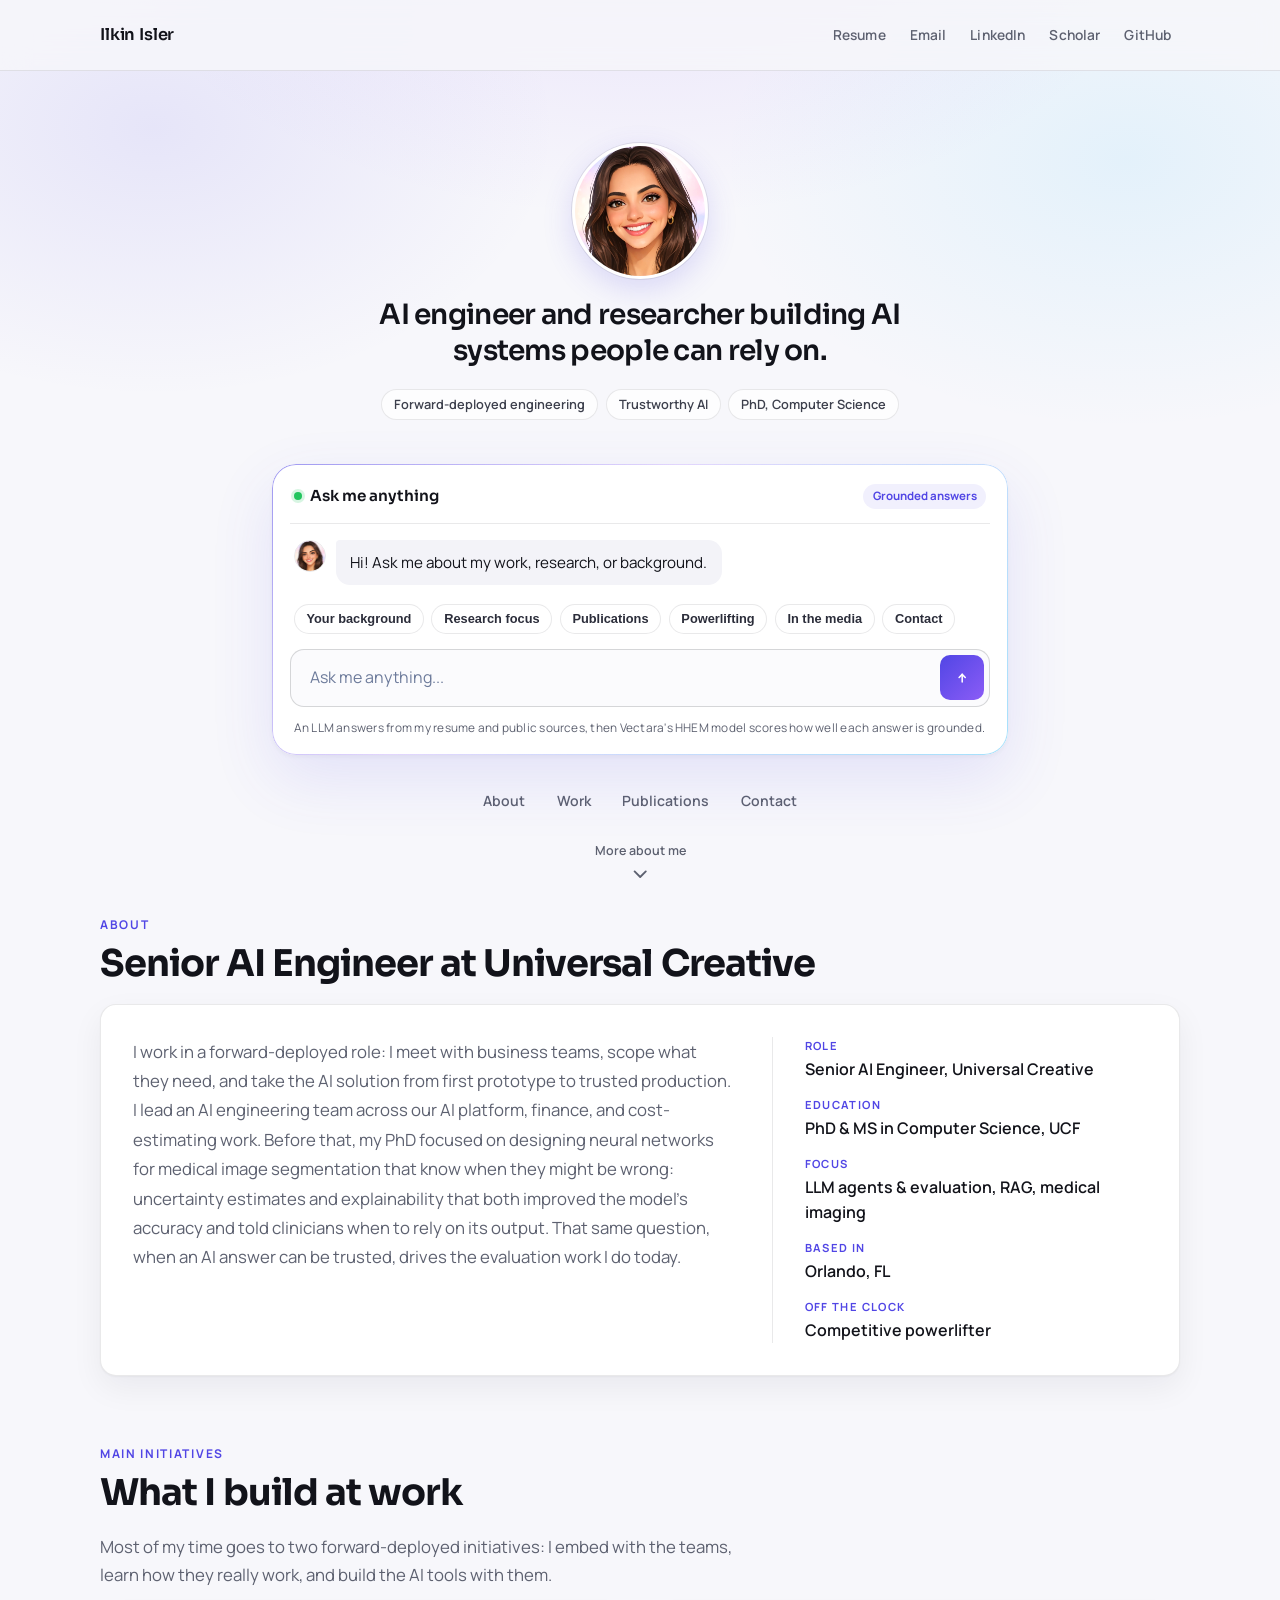
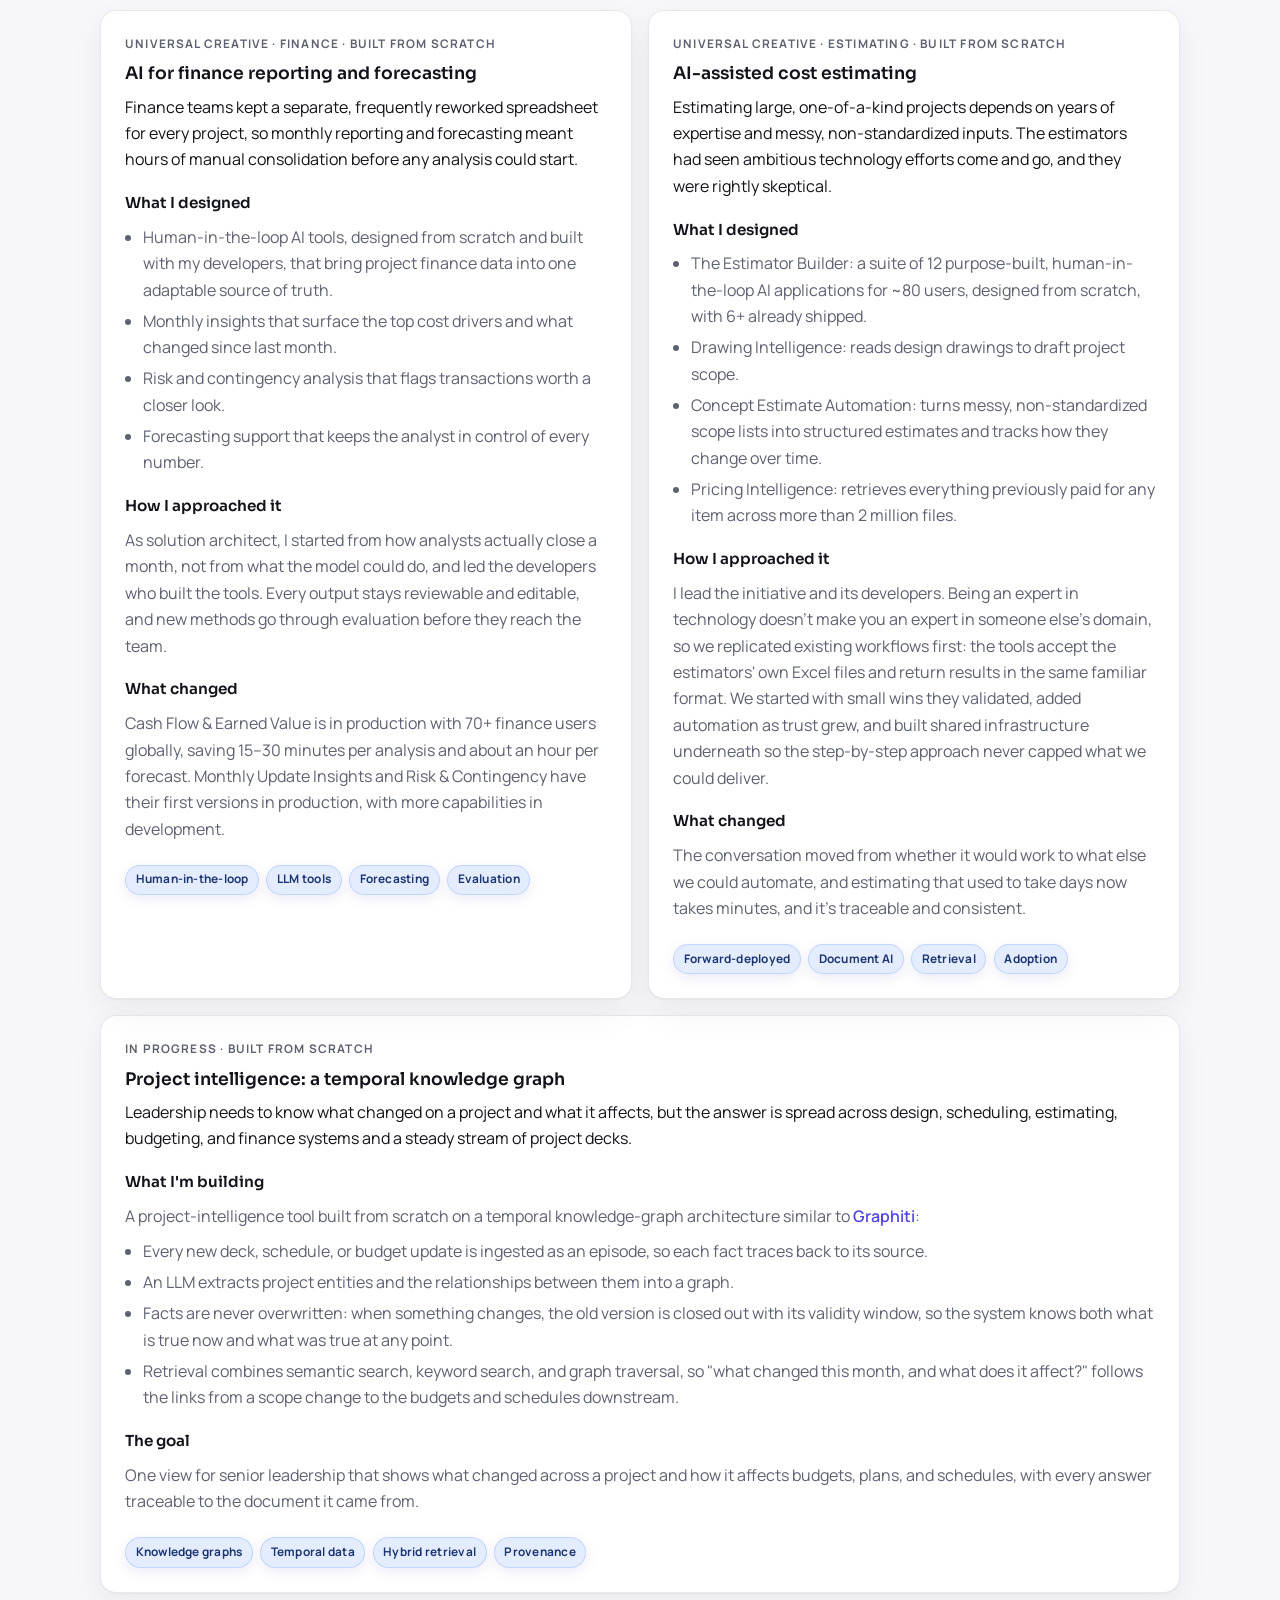
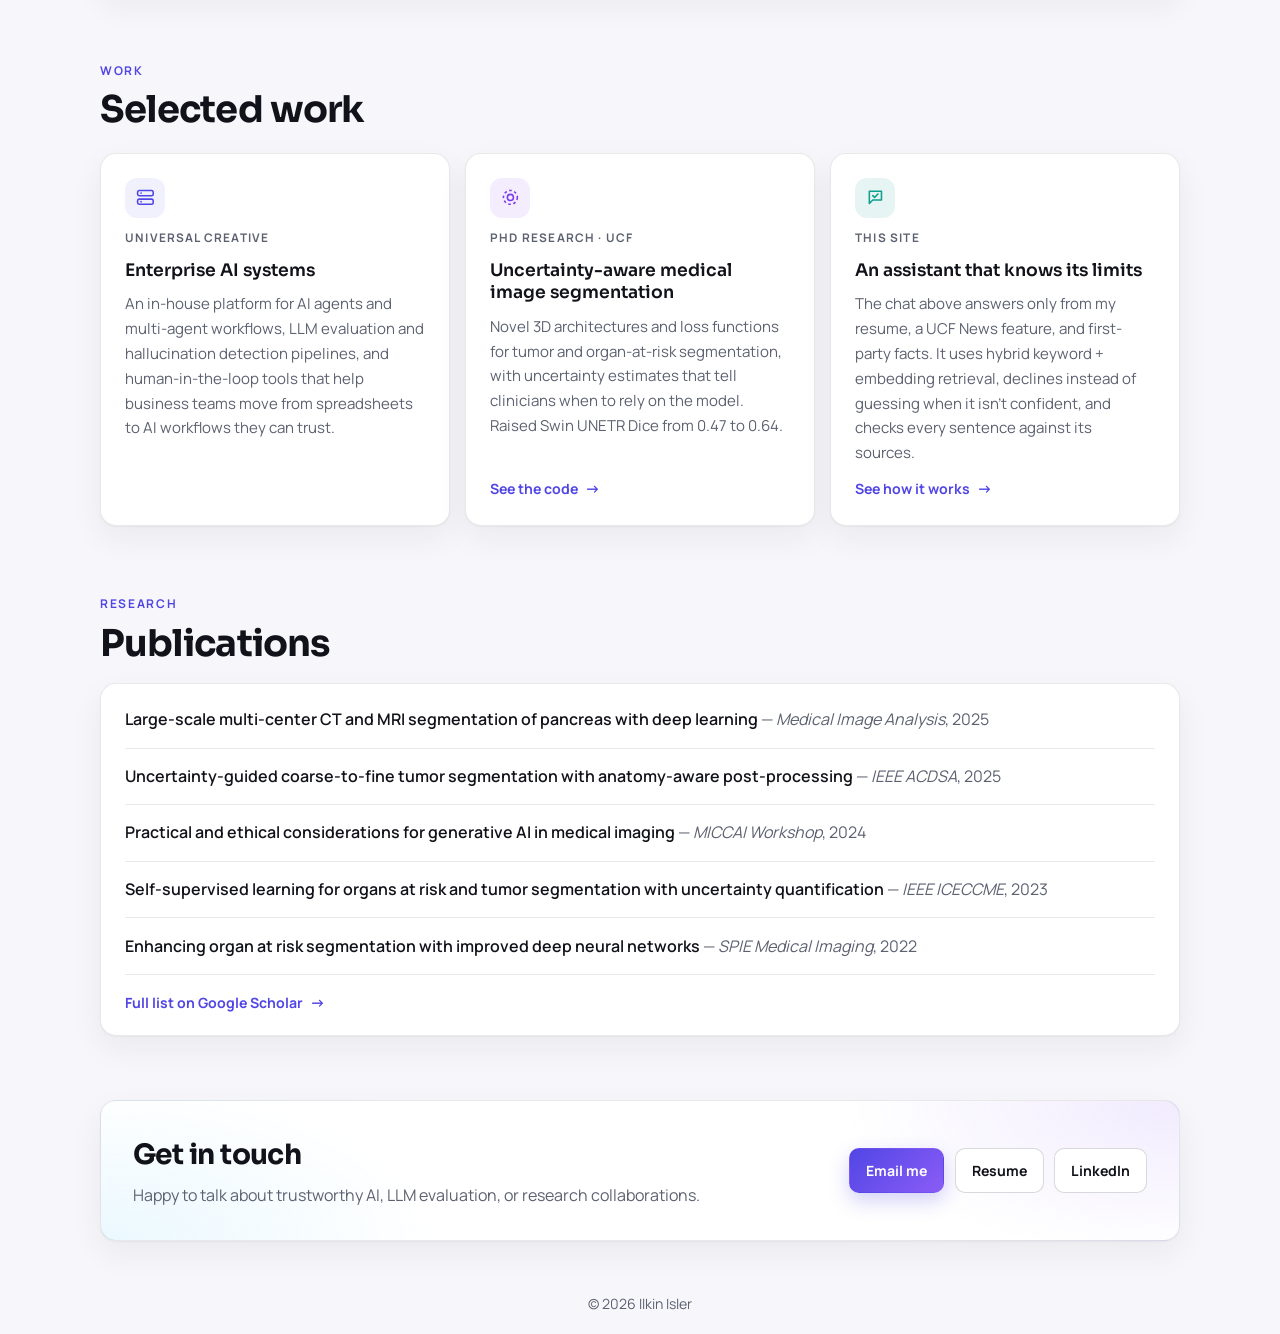
<file: index.html>
<!doctype html>
<html lang="en">
<head>
  <meta charset="utf-8">
  <meta http-equiv="X-UA-Compatible" content="IE=edge">
  <meta name="viewport" content="width=device-width, initial-scale=1">
  <title>Ilkin Isler | AI Engineer &amp; Researcher</title>
  <meta name="description" content="Ilkin Isler is an AI engineer and researcher working on trustworthy AI, LLM evaluation, and medical imaging.">

  <link rel="apple-touch-icon" sizes="180x180" href="favicons/apple-icon-180x180.png">
  <link rel="icon" type="image/png" sizes="32x32" href="favicons/favicon-32x32.png">
  <link rel="icon" type="image/png" sizes="16x16" href="favicons/favicon-16x16.png">
  <meta name="theme-color" content="#f7f7fb">

  <link rel="preconnect" href="https://fonts.googleapis.com">
  <link rel="preconnect" href="https://fonts.gstatic.com" crossorigin>
  <link href="https://fonts.googleapis.com/css2?family=Manrope:wght@400;500;600;700;800&family=Sora:wght@500;600;700;800&display=swap" rel="stylesheet">

  <link rel="stylesheet" href="css/main.css?v=20261013x">
  <script src="js/chat-config.js?v=20261013x"></script>
  <script src="js/main.js?v=20261013x" defer></script>
</head>
<body data-page="home">
  <div data-include="navbar.html"></div>

  <main class="page-frame" id="top">
    <div class="site-shell">
      <section class="hero" aria-label="Introduction and assistant">
        <div class="hero-intro">
          <div class="hero-visual">
            <img src="assets/avatar-main.jpg" alt="Portrait of Ilkin Isler">
          </div>
          <h1 class="hero-title">AI engineer and researcher building AI systems people can rely on.</h1>
          <ul class="hero-tags" aria-label="Focus areas">
            <li>Forward-deployed engineering</li>
            <li>Trustworthy AI</li>
            <li>PhD, Computer Science</li>
          </ul>
        </div>

        <div class="chat-panel" id="chat" data-bio-chatbot>
          <div class="chat-panel-head">
            <span class="chat-status" aria-hidden="true"></span>
            <span class="chat-panel-title">Ask me anything</span>
            <span class="chat-panel-badge">Grounded answers</span>
          </div>

          <div class="chat-welcome">
            <img class="chat-avatar" src="assets/avatar-main.jpg" alt="" aria-hidden="true">
            <p class="chat-intro" data-chat-intro>
              Hi! Ask me about my work, research, or background.
            </p>
          </div>

          <ul class="chat-log" data-chat-log aria-live="polite" aria-label="Chat messages" hidden></ul>

          <div class="chat-suggestions" aria-label="Suggested questions">
            <button type="button" class="command-shortcut" data-chat-suggestion="Can you tell me about your background?">Your background</button>
            <button type="button" class="command-shortcut" data-chat-suggestion="What is your research focus?">Research focus</button>
            <button type="button" class="command-shortcut" data-chat-suggestion="Where can I see your publications?">Publications</button>
            <button type="button" class="command-shortcut" data-chat-suggestion="How much can you deadlift?">Powerlifting</button>
            <button type="button" class="command-shortcut" data-chat-suggestion="Where can I see your media links?">In the media</button>
            <button type="button" class="command-shortcut" data-chat-suggestion="How can I contact you?">Contact</button>
          </div>

          <form class="chat-form" data-chat-form>
            <label class="sr-only" for="chat-input">Ask a question</label>
            <input id="chat-input" class="chat-input" data-chat-input type="text" placeholder="Ask me anything..." autocomplete="off" required>
            <button class="chat-send" type="submit" aria-label="Send message">
              <svg viewBox="0 0 24 24" fill="none" aria-hidden="true">
                <path d="M12 17V7" stroke="currentColor" stroke-width="2" stroke-linecap="round"/>
                <path d="M8 11l4-4 4 4" stroke="currentColor" stroke-width="2" stroke-linecap="round" stroke-linejoin="round"/>
              </svg>
            </button>
          </form>

          <p class="chat-source-note" data-chat-source-note>
            Answers come only from my resume, a UCF News feature, and first-party facts, and it says so when it doesn&rsquo;t know.
          </p>
        </div>

        <nav class="jump-nav" aria-label="Page sections">
          <a href="#now">About</a>
          <a href="#initiatives">Work</a>
          <a href="#publications">Publications</a>
          <a href="#contact">Contact</a>
        </nav>

        <a class="scroll-cue" href="#now" aria-label="Scroll down to learn more">
          <span>More about me</span>
          <svg viewBox="0 0 24 24" fill="none" aria-hidden="true">
            <path d="M6 9l6 6 6-6" stroke="currentColor" stroke-width="2" stroke-linecap="round" stroke-linejoin="round"/>
          </svg>
        </a>
      </section>

      <section class="section reveal" id="now" aria-labelledby="now-title">
        <span class="section-eyebrow">About</span>
        <h2 class="section-title" id="now-title">Senior AI Engineer at Universal Creative</h2>

        <div class="card about-card">
          <p class="about-text">
            I work in a forward-deployed role: I meet with business teams, scope what they need, and take the AI
            solution from first prototype to trusted production. I lead an AI engineering team across our AI platform,
            finance, and cost-estimating work. Before that, my PhD focused on designing neural networks for medical image
            segmentation that know when they might be wrong: uncertainty estimates and explainability that both improved
            the model's accuracy and told clinicians when to rely on its output. That same question, when an AI answer
            can be trusted, drives the evaluation work I do today.
          </p>

          <dl class="about-facts" aria-label="At a glance">
            <div><dt>Role</dt><dd>Senior AI Engineer, Universal Creative</dd></div>
            <div><dt>Education</dt><dd>PhD &amp; MS in Computer Science, UCF</dd></div>
            <div><dt>Focus</dt><dd>LLM agents & evaluation, RAG, medical imaging</dd></div>
            <div><dt>Based in</dt><dd>Orlando, FL</dd></div>
            <div><dt>Off the clock</dt><dd>Competitive powerlifter</dd></div>
          </dl>
        </div>
      </section>

      <section class="section reveal" id="initiatives" aria-labelledby="initiatives-title">
        <span class="section-eyebrow">Main initiatives</span>
        <h2 class="section-title" id="initiatives-title">What I build at work</h2>
        <p class="section-lead">Most of my time goes to two forward-deployed initiatives: I embed with the teams, learn how they really work, and build the AI tools with them.</p>

        <div class="initiative-grid">
          <article class="card case-card">
            <span class="feature-meta">Universal Creative &middot; Finance &middot; Built from scratch</span>
            <h3 class="feature-name">AI for finance reporting and forecasting</h3>
            <p class="case-intro">Finance teams kept a separate, frequently reworked spreadsheet for every project, so monthly reporting and forecasting meant hours of manual consolidation before any analysis could start.</p>
            <h4>What I designed</h4>
            <ul>
              <li>Human-in-the-loop AI tools, designed from scratch and built with my developers, that bring project finance data into one adaptable source of truth.</li>
              <li>Monthly insights that surface the top cost drivers and what changed since last month.</li>
              <li>Risk and contingency analysis that flags transactions worth a closer look.</li>
              <li>Forecasting support that keeps the analyst in control of every number.</li>
            </ul>
            <h4>How I approached it</h4>
            <p>As solution architect, I started from how analysts actually close a month, not from what the model could do, and led the developers who built the tools. Every output stays reviewable and editable, and new methods go through evaluation before they reach the team.</p>
            <h4>What changed</h4>
            <p>Cash Flow &amp; Earned Value is in production with 70+ finance users globally, saving 15–30 minutes per analysis and about an hour per forecast. Monthly Update Insights and Risk &amp; Contingency have their first versions in production, with more capabilities in development.</p>
            <div class="tag-row"><span class="tag">Human-in-the-loop</span><span class="tag">LLM tools</span><span class="tag">Forecasting</span><span class="tag">Evaluation</span></div>
          </article>

          <article class="card case-card">
            <span class="feature-meta">Universal Creative &middot; Estimating &middot; Built from scratch</span>
            <h3 class="feature-name">AI-assisted cost estimating</h3>
            <p class="case-intro">Estimating large, one-of-a-kind projects depends on years of expertise and messy, non-standardized inputs. The estimators had seen ambitious technology efforts come and go, and they were rightly skeptical.</p>
            <h4>What I designed</h4>
            <ul>
              <li>The Estimator Builder: a suite of 12 purpose-built, human-in-the-loop AI applications for ~80 users, designed from scratch, with 6+ already shipped.</li>
              <li>Drawing Intelligence: reads design drawings to draft project scope.</li>
              <li>Concept Estimate Automation: turns messy, non-standardized scope lists into structured estimates and tracks how they change over time.</li>
              <li>Pricing Intelligence: retrieves everything previously paid for any item across more than 2 million files.</li>
            </ul>
            <h4>How I approached it</h4>
            <p>I lead the initiative and its developers. Being an expert in technology doesn't make you an expert in someone else's domain, so we replicated existing workflows first: the tools accept the estimators' own Excel files and return results in the same familiar format. We started with small wins they validated, added automation as trust grew, and built shared infrastructure underneath so the step-by-step approach never capped what we could deliver.</p>
            <h4>What changed</h4>
            <p>The conversation moved from whether it would work to what else we could automate, and estimating that used to take days now takes minutes, and it's traceable and consistent.</p>
            <div class="tag-row"><span class="tag">Forward-deployed</span><span class="tag">Document AI</span><span class="tag">Retrieval</span><span class="tag">Adoption</span></div>
          </article>
        </div>

        <div class="card case-card case-wide">
          <span class="feature-meta">In progress &middot; Built from scratch</span>
          <h3 class="feature-name">Project intelligence: a temporal knowledge graph</h3>
          <p class="case-intro">Leadership needs to know what changed on a project and what it affects, but the answer is spread across design, scheduling, estimating, budgeting, and finance systems and a steady stream of project decks.</p>
          <h4>What I'm building</h4>
          <p>A project-intelligence tool built from scratch on a temporal knowledge-graph architecture similar to <a href="https://github.com/getzep/graphiti" target="_blank" rel="noopener">Graphiti</a>:</p>
          <ul>
            <li>Every new deck, schedule, or budget update is ingested as an episode, so each fact traces back to its source.</li>
            <li>An LLM extracts project entities and the relationships between them into a graph.</li>
            <li>Facts are never overwritten: when something changes, the old version is closed out with its validity window, so the system knows both what is true now and what was true at any point.</li>
            <li>Retrieval combines semantic search, keyword search, and graph traversal, so "what changed this month, and what does it affect?" follows the links from a scope change to the budgets and schedules downstream.</li>
          </ul>
          <h4>The goal</h4>
          <p>One view for senior leadership that shows what changed across a project and how it affects budgets, plans, and schedules, with every answer traceable to the document it came from.</p>
          <div class="tag-row"><span class="tag">Knowledge graphs</span><span class="tag">Temporal data</span><span class="tag">Hybrid retrieval</span><span class="tag">Provenance</span></div>
        </div>
      </section>

      <section class="section reveal" id="work" aria-labelledby="work-title">
        <span class="section-eyebrow">Work</span>
        <h2 class="section-title" id="work-title">Selected work</h2>

        <div class="feature-grid">
          <article class="card feature-card">
            <span class="feature-icon" aria-hidden="true"><svg viewBox="0 0 24 24" fill="none"><rect x="3" y="4" width="18" height="6" rx="2" stroke="currentColor" stroke-width="1.8"/><rect x="3" y="14" width="18" height="6" rx="2" stroke="currentColor" stroke-width="1.8"/><circle cx="7" cy="7" r="1" fill="currentColor"/><circle cx="7" cy="17" r="1" fill="currentColor"/></svg></span>
            <span class="feature-meta">Universal Creative</span>
            <h3 class="feature-name">Enterprise AI systems</h3>
            <p class="feature-text">
              An in-house platform for AI agents and multi-agent workflows, LLM evaluation and hallucination detection pipelines, and human-in-the-loop tools
              that help business teams move from spreadsheets to AI workflows they can trust.
            </p>
          </article>

          <article class="card feature-card">
            <span class="feature-icon violet" aria-hidden="true"><svg viewBox="0 0 24 24" fill="none"><circle cx="12" cy="12" r="8" stroke="currentColor" stroke-width="1.8" stroke-dasharray="3 3"/><circle cx="12" cy="12" r="3.5" stroke="currentColor" stroke-width="1.8"/></svg></span>
            <span class="feature-meta">PhD research &middot; UCF</span>
            <h3 class="feature-name">Uncertainty-aware medical image segmentation</h3>
            <p class="feature-text">
              Novel 3D architectures and loss functions for tumor and organ-at-risk segmentation, with uncertainty
              estimates that tell clinicians when to rely on the model. Raised Swin UNETR Dice from 0.47 to 0.64.
            </p>
            <a class="card-link" href="https://github.com/ilkinisler/CoarseToFineSegmentation" target="_blank" rel="noopener">See the code</a>
          </article>

          <article class="card feature-card">
            <span class="feature-icon teal" aria-hidden="true"><svg viewBox="0 0 24 24" fill="none"><path d="M5 5h14v10H9l-4 4V5z" stroke="currentColor" stroke-width="1.8" stroke-linejoin="round"/><path d="M9 10l2 2 4-4" stroke="currentColor" stroke-width="1.8" stroke-linecap="round" stroke-linejoin="round"/></svg></span>
            <span class="feature-meta">This site</span>
            <h3 class="feature-name">An assistant that knows its limits</h3>
            <p class="feature-text">
              The chat above answers only from my resume, a UCF News feature, and first-party facts. It uses hybrid
              keyword + embedding retrieval, declines instead of guessing when it isn't confident, and checks every
              sentence against its sources.
            </p>
            <a class="card-link" href="https://github.com/ilkinisler/ilkinisler.github.io" target="_blank" rel="noopener">See how it works</a>
          </article>
        </div>
      </section>

      <section class="section reveal" id="publications" aria-labelledby="publications-title">
        <span class="section-eyebrow">Research</span>
        <h2 class="section-title" id="publications-title">Publications</h2>

        <div class="card content-card">
          <ul class="timeline">
            <li><a href="https://doi.org/10.1016/j.media.2024.103382" target="_blank" rel="noopener">Large-scale multi-center CT and MRI segmentation of pancreas with deep learning</a> &mdash; <em>Medical Image Analysis</em>, 2025</li>
            <li><a href="https://doi.org/10.48550/arXiv.2504.12215" target="_blank" rel="noopener">Uncertainty-guided coarse-to-fine tumor segmentation with anatomy-aware post-processing</a> &mdash; <em>IEEE ACDSA</em>, 2025</li>
            <li><a href="https://doi.org/10.1007/978-3-031-72787-0_17" target="_blank" rel="noopener">Practical and ethical considerations for generative AI in medical imaging</a> &mdash; <em>MICCAI Workshop</em>, 2024</li>
            <li><a href="https://doi.org/10.1109/ICECCME57830.2023.10252269" target="_blank" rel="noopener">Self-supervised learning for organs at risk and tumor segmentation with uncertainty quantification</a> &mdash; <em>IEEE ICECCME</em>, 2023</li>
            <li><a href="https://doi.org/10.1117/12.2611498" target="_blank" rel="noopener">Enhancing organ at risk segmentation with improved deep neural networks</a> &mdash; <em>SPIE Medical Imaging</em>, 2022</li>
          </ul>
          <a class="card-link" href="https://scholar.google.com/citations?user=ZgPdlJ0AAAAJ&amp;hl=en" target="_blank" rel="noopener">Full list on Google Scholar</a>
        </div>
      </section>

      <section class="section reveal" id="contact" aria-label="Contact">
        <div class="card contact-band">
          <div>
            <h2 class="cta-title">Get in touch</h2>
            <p class="cta-copy">Happy to talk about trustworthy AI, LLM evaluation, or research collaborations.</p>
          </div>
          <div class="cta-actions">
            <a class="button primary" href="mailto:ilkinisler@gmail.com">Email me</a>
            <a class="button secondary" href="assets/Ilkin_Isler_Resume.pdf" target="_blank" rel="noopener">Resume</a>
            <a class="button secondary" href="https://www.linkedin.com/in/ilkinsevgiisler" target="_blank" rel="noopener">LinkedIn</a>
          </div>
        </div>
      </section>

    </div>
  </main>

  <div data-include="footer.html"></div>
</body>
</html>
</file>
<file: css/main.css>
:root {
  --bg: #f8f9ff;
  --bg-soft: #f2f5ff;
  --surface: rgba(255, 255, 255, 0.8);
  --surface-strong: #ffffff;
  --text: #111a2c;
  --text-muted: #54617a;
  --line: rgba(16, 28, 52, 0.14);
  --line-strong: rgba(16, 28, 52, 0.24);
  --accent: #2f73ff;
  --accent-cyan: #4ac2ff;
  --accent-rose: #ff709f;
  --accent-gold: #ffb661;
  --shadow-lg: 0 24px 56px rgba(16, 28, 52, 0.14);
  --shadow-md: 0 14px 32px rgba(16, 28, 52, 0.11);
  --shadow-sm: 0 8px 18px rgba(16, 28, 52, 0.1);
  --radius-xl: 32px;
  --radius-lg: 22px;
  --radius-md: 16px;
  --radius-sm: 12px;
  --content-width: 1180px;
  --transition: 220ms ease;
}

* {
  box-sizing: border-box;
}

html {
  scroll-behavior: smooth;
}

body {
  margin: 0;
  min-height: 100vh;
  font-family: "Manrope", "Segoe UI", sans-serif;
  color: var(--text);
  background:
    radial-gradient(56rem 32rem at 6% 12%, rgba(106, 185, 255, 0.26), transparent 58%),
    radial-gradient(42rem 30rem at 95% 18%, rgba(255, 127, 194, 0.22), transparent 60%),
    radial-gradient(32rem 24rem at 52% 84%, rgba(255, 192, 117, 0.2), transparent 62%),
    linear-gradient(180deg, #fbfdff 0%, #f5f7ff 100%);
  line-height: 1.58;
}

body.no-scroll {
  overflow: hidden;
}

::selection {
  background: rgba(47, 115, 255, 0.1);
}

img {
  max-width: 100%;
  display: block;
}

a {
  color: inherit;
  text-decoration: none;
}

a:focus-visible,
button:focus-visible,
input:focus-visible {
  outline: 3px solid rgba(47, 115, 255, 0.45);
  outline-offset: 3px;
}

.sr-only {
  position: absolute;
  width: 1px;
  height: 1px;
  padding: 0;
  margin: -1px;
  overflow: hidden;
  clip: rect(0, 0, 0, 0);
  white-space: nowrap;
  border: 0;
}

.site-shell {
  width: min(var(--content-width), calc(100% - 2.4rem));
  margin-inline: auto;
}

.page-frame {
  padding-top: calc(var(--header-offset, 0px) + 0.5rem);
  padding-bottom: 1.8rem;
}

.section {
  margin-top: clamp(2.2rem, 4vw, 4.2rem);
}

.hero + .section {
  margin-top: clamp(1.15rem, 2vw, 1.9rem);
}

.section-eyebrow {
  display: inline-flex;
  align-items: center;
  gap: 0.5rem;
  border-radius: 999px;
  border: 1px solid rgba(68, 81, 111, 0.2);
  background: rgba(255, 255, 255, 0.82);
  color: #44516f;
  font-size: 0.78rem;
  font-weight: 700;
  letter-spacing: 0.1em;
  text-transform: uppercase;
  padding: 0.35rem 0.74rem;
}

.section-title {
  margin: 0.92rem 0 0.8rem;
  font-family: "Sora", "Avenir Next", sans-serif;
  font-size: clamp(1.7rem, 3vw, 2.5rem);
  line-height: 1.16;
  letter-spacing: -0.02em;
  font-weight: 600;
}

.section-lead {
  margin: 0;
  color: var(--text-muted);
  max-width: 72ch;
}

.card {
  border: 1px solid var(--line);
  border-radius: var(--radius-lg);
  background: var(--surface);
  box-shadow: var(--shadow-md);
  backdrop-filter: blur(10px);
}

.reveal {
  opacity: 0;
  transform: translateY(20px);
  transition: opacity 540ms ease, transform 540ms ease;
}

.reveal.is-visible {
  opacity: 1;
  transform: translateY(0);
}

.site-header {
  position: fixed;
  inset: 0 0 auto 0;
  z-index: 90;
  background: rgba(248, 250, 255, 0.84);
  backdrop-filter: blur(14px);
  border-bottom: 1px solid rgba(26, 37, 62, 0.12);
}

.nav-wrap {
  min-height: 4.4rem;
  display: flex;
  align-items: center;
  justify-content: space-between;
  gap: 1rem;
}

.brand {
  display: inline-flex;
  align-items: center;
  gap: 0.65rem;
  font-family: "Sora", "Avenir Next", sans-serif;
  font-size: 1.02rem;
  font-weight: 650;
  letter-spacing: -0.01em;
  color: #111a2c;
}

.brand-dot {
  width: 1.1rem;
  height: 1.1rem;
  border-radius: 50%;
  background: linear-gradient(145deg, var(--accent), var(--accent-rose));
  box-shadow: 0 0 0 8px rgba(47, 115, 255, 0.08);
}

.nav-toggle {
  display: none;
  width: 2.7rem;
  height: 2.7rem;
  border: 1px solid var(--line);
  border-radius: 999px;
  background: rgba(255, 255, 255, 0.9);
  color: #1a2647;
  align-items: center;
  justify-content: center;
  cursor: pointer;
}

.nav-toggle-line {
  display: block;
  width: 1.05rem;
  height: 2px;
  border-radius: 20px;
  background: #1a2340;
  transition: transform var(--transition), opacity var(--transition);
}

.nav-toggle-line + .nav-toggle-line {
  margin-top: 4px;
}

.site-nav {
  display: flex;
  align-items: center;
  gap: 0.38rem;
  flex-wrap: nowrap;
  justify-content: flex-end;
}

.site-nav-link {
  border-radius: 999px;
  padding: 0.53rem 0.9rem;
  color: #36415e;
  font-size: 0.92rem;
  font-weight: 600;
  white-space: nowrap;
  transition: color var(--transition), background var(--transition), box-shadow var(--transition);
}

.site-nav-link:hover {
  color: #111a2c;
  background: rgba(255, 255, 255, 0.95);
}

.site-nav-link.active {
  color: #102149;
  background: linear-gradient(120deg, rgba(108, 176, 255, 0.34), rgba(255, 144, 202, 0.3));
  box-shadow: inset 0 0 0 1px rgba(47, 115, 255, 0.25);
}

.site-nav-link.nav-pill {
  color: #102149;
  background: linear-gradient(120deg, rgba(47, 115, 255, 0.18), rgba(74, 194, 255, 0.18));
  border: 1px solid rgba(47, 115, 255, 0.3);
}

.header-actions {
  display: none;
  align-items: center;
  gap: 0.4rem;
  margin-left: auto;
  flex-wrap: nowrap;
}

body[data-page="home"] .header-actions {
  display: inline-flex;
}

.header-action {
  min-height: 2rem;
  border-radius: 999px;
  border: 1px solid rgba(33, 47, 78, 0.2);
  background: rgba(255, 255, 255, 0.92);
  color: #1f315b;
  display: inline-flex;
  align-items: center;
  justify-content: center;
  font-size: 0.78rem;
  font-weight: 700;
  letter-spacing: 0.01em;
  line-height: 1;
  white-space: nowrap;
  padding: 0.45rem 0.7rem;
  transition: transform var(--transition), box-shadow var(--transition), border-color var(--transition), background var(--transition);
}

.header-action svg {
  width: 1rem;
  height: 1rem;
}

.header-action:hover {
  transform: translateY(-1px);
  border-color: rgba(47, 115, 255, 0.36);
  box-shadow: 0 8px 16px rgba(21, 35, 66, 0.14);
  background: #ffffff;
}

.header-action-linkedin {
  color: #0a66c2;
}

.hero {
  position: relative;
  overflow: hidden;
  padding:
    clamp(1.95rem, 4.8vw, 3.8rem)
    clamp(1.95rem, 4.8vw, 3.8rem)
    clamp(1.1rem, 2.2vw, 1.75rem);
  border-radius: var(--radius-xl);
  border: 1px solid rgba(27, 37, 63, 0.13);
  background:
    radial-gradient(40rem 20rem at 85% -8%, rgba(255, 150, 207, 0.3), transparent 60%),
    radial-gradient(30rem 18rem at 10% 0%, rgba(117, 194, 255, 0.32), transparent 62%),
    rgba(255, 255, 255, 0.74);
  box-shadow: var(--shadow-lg);
  text-align: center;
}

.hero::before,
.hero::after {
  content: "";
  position: absolute;
  border-radius: 50%;
  filter: blur(44px);
  pointer-events: none;
}

.hero::before {
  width: 13rem;
  height: 13rem;
  left: -2.4rem;
  bottom: -3.3rem;
  background: rgba(74, 194, 255, 0.34);
  animation: float-orb 14s ease-in-out infinite;
}

.hero::after {
  width: 16rem;
  height: 16rem;
  right: -4rem;
  top: -4rem;
  background: rgba(255, 112, 159, 0.25);
  animation: float-orb 17s ease-in-out infinite reverse;
}

.hero-inner {
  position: relative;
  z-index: 1;
}

.hero-pretitle {
  margin: 0 0 0.86rem;
  color: #4f5f83;
  font-size: 0.78rem;
  font-weight: 650;
  letter-spacing: 0.08em;
  text-transform: uppercase;
}

.hero-title {
  margin: 0;
  font-family: "Sora", "Avenir Next", sans-serif;
  font-size: clamp(2.24rem, 8vw, 5.24rem);
  line-height: 0.96;
  letter-spacing: -0.04em;
}

.hero-title .gradient {
  background: linear-gradient(120deg, #17306b 0%, #2f73ff 42%, #ff709f 100%);
  -webkit-background-clip: text;
  background-clip: text;
  color: transparent;
}

.hero-subtitle {
  margin: 1.95rem auto 0;
  max-width: 62ch;
  color: #3a4a6d;
  font-size: clamp(1rem, 2.2vw, 1.16rem);
  line-height: 1.55;
}

.hero-visual-wrap {
  margin: clamp(1.5rem, 3.2vw, 2.6rem) auto 0.7rem;
  width: min(23rem, 86%);
  position: relative;
  user-select: none;
}

.hero-visual-glow {
  position: absolute;
  inset: 12% 10%;
  border-radius: 50%;
  background: radial-gradient(circle at 30% 30%, rgba(98, 170, 255, 0.32), rgba(255, 144, 206, 0.24) 50%, transparent 72%);
  filter: blur(18px);
  z-index: 0;
  pointer-events: none;
}

.hero-visual {
  margin: 0 auto;
  width: clamp(13.5rem, 33vw, 18.2rem);
  aspect-ratio: 1;
  border-radius: 50%;
  border: 1px solid rgba(35, 49, 82, 0.12);
  background: #ffffff;
  box-shadow: 0 18px 38px rgba(16, 29, 61, 0.16);
  position: relative;
  overflow: hidden;
  z-index: 2;
  animation: float-card 7.5s ease-in-out infinite;
}

.hero-visual::before {
  display: none;
}

.hero-visual img {
  position: absolute;
  inset: 0;
  width: 100%;
  height: 100%;
  object-fit: cover;
  object-position: center 22%;
  z-index: 1;
  filter: saturate(1.04) contrast(1.04);
  user-select: none;
  -webkit-user-drag: none;
}

.hero-pretitle,
.hero-title,
.hero-subtitle,
.chat-intro,
.chat-source-note {
  user-select: none;
}

.chatbot-shell {
  margin-top: 0.92rem;
  padding: 0.92rem;
  border: 1px solid rgba(35, 47, 79, 0.2);
  box-shadow: 0 14px 34px rgba(17, 28, 52, 0.13);
}

.hero-chat {
  margin: clamp(1.14rem, 2.7vw, 1.92rem) auto 0;
  width: min(50rem, 100%);
  text-align: left;
  background: linear-gradient(180deg, rgba(255, 255, 255, 0.92), rgba(248, 252, 255, 0.92));
  border: 1px solid rgba(30, 44, 78, 0.24);
  box-shadow: 0 18px 42px rgba(14, 25, 52, 0.16);
}

.chatbot-head {
  display: flex;
  align-items: center;
  justify-content: space-between;
  gap: 0.76rem;
  flex-wrap: wrap;
  margin-bottom: 0.38rem;
}

.chatbot-title {
  margin: 0;
  font-family: "Sora", "Avenir Next", sans-serif;
  font-size: 1.05rem;
  font-weight: 650;
  letter-spacing: -0.01em;
}

.chatbot-subtitle {
  margin: 0.14rem 0 0;
  color: #62708d;
  font-size: 0.84rem;
  max-width: 58ch;
}

.assistant-badge {
  display: inline-flex;
  align-items: center;
  border-radius: 999px;
  border: 1px solid rgba(38, 76, 163, 0.26);
  background: linear-gradient(120deg, rgba(47, 115, 255, 0.16), rgba(74, 194, 255, 0.12));
  color: #214188;
  font-size: 0.74rem;
  font-weight: 750;
  letter-spacing: 0.05em;
  text-transform: uppercase;
  padding: 0.3rem 0.58rem;
}

.chat-log {
  margin: 0.6rem 0 0;
  padding: 0;
  list-style: none;
  min-height: 0;
  max-height: 13.5rem;
  overflow: auto;
  display: grid;
  gap: 0.4rem;
}

.chat-intro {
  margin: 0.1rem 0 0.55rem;
  color: #2b3d66;
  font-size: 0.95rem;
  line-height: 1.55;
  text-align: center;
  max-width: 58ch;
  margin-inline: auto;
}

.chat-source-note {
  margin: 0 0 0.56rem;
  color: #5b6988;
  font-size: 0.74rem;
  text-align: center;
  letter-spacing: 0.02em;
}

.chat-row {
  display: flex;
}

.chat-row.user {
  justify-content: flex-end;
}

.chat-row.bot {
  justify-content: flex-start;
}

.chat-bubble {
  max-width: min(80ch, 88%);
  border-radius: 12px;
  border: 1px solid rgba(30, 42, 73, 0.18);
  background: rgba(255, 255, 255, 0.9);
  padding: 0.62rem 0.74rem;
}

.chat-row.user .chat-bubble {
  background: linear-gradient(120deg, rgba(47, 115, 255, 0.14), rgba(74, 194, 255, 0.14));
  border-color: rgba(47, 115, 255, 0.3);
}

.chat-text {
  margin: 0;
  color: #24345b;
  font-size: 0.87rem;
}

.chat-meta {
  margin-top: 0.46rem;
  display: grid;
  gap: 0.34rem;
}

.chat-citations {
  margin: 0;
  color: #4d6087;
  font-size: 0.74rem;
  line-height: 1.42;
}

.chat-citation {
  display: inline-flex;
  align-items: center;
  border-radius: 999px;
  border: 1px solid rgba(39, 68, 133, 0.2);
  background: rgba(255, 255, 255, 0.95);
  color: #2d4270;
  font-size: 0.7rem;
  font-weight: 700;
  padding: 0.2rem 0.52rem;
}

.chat-support {
  display: flex;
  flex-wrap: wrap;
  gap: 0.32rem;
}

.chat-support-chip {
  display: inline-flex;
  align-items: center;
  border-radius: 999px;
  font-size: 0.68rem;
  font-weight: 700;
  padding: 0.18rem 0.48rem;
  border: 1px solid rgba(34, 66, 132, 0.2);
  color: #27437d;
  background: rgba(233, 242, 255, 0.72);
}

.chat-support-chip.low {
  border-color: rgba(171, 97, 94, 0.28);
  color: #874544;
  background: rgba(255, 233, 232, 0.78);
}

.chat-support-chip.ok {
  border-color: rgba(51, 113, 77, 0.24);
  color: #2d6446;
  background: rgba(224, 245, 232, 0.82);
}

.chat-notice {
  color: #51648d;
  font-size: 0.73rem;
}

.chat-links {
  margin-top: 0.42rem;
  display: flex;
  flex-wrap: wrap;
  gap: 0.42rem;
}

.chat-link {
  display: inline-flex;
  align-items: center;
  border-radius: 999px;
  border: 1px solid rgba(32, 70, 151, 0.26);
  background: rgba(255, 255, 255, 0.9);
  color: #20479b;
  font-size: 0.78rem;
  font-weight: 700;
  padding: 0.3rem 0.56rem;
}

.chat-link:hover {
  background: #ffffff;
}

.chat-suggestions {
  margin-top: 0.2rem;
  display: flex;
  flex-wrap: wrap;
  gap: 0.45rem;
  justify-content: center;
}

.command-shortcut {
  border: 1px solid rgba(39, 72, 145, 0.2);
  background: #ffffff;
  color: #223a6e;
  border-radius: 999px;
  padding: 0.42rem 0.74rem;
  font-size: 0.79rem;
  font-weight: 600;
  box-shadow: 0 4px 12px rgba(46, 74, 139, 0.08);
  cursor: pointer;
  transition: background var(--transition), transform var(--transition), border-color var(--transition), box-shadow var(--transition);
}

.command-shortcut:hover {
  background: rgba(255, 255, 255, 0.96);
  border-color: rgba(47, 115, 255, 0.32);
  transform: translateY(-1px);
  box-shadow: 0 7px 16px rgba(46, 74, 139, 0.16);
}

.command-shortcut:disabled,
.quick-card:disabled {
  opacity: 0.62;
  cursor: wait;
  transform: none;
  box-shadow: none;
}

.chat-form {
  margin-top: 0.76rem;
  display: flex;
  align-items: center;
  gap: 0.48rem;
  border: 1px solid rgba(33, 50, 87, 0.24);
  border-radius: 14px;
  background: rgba(255, 255, 255, 0.98);
  padding: 0.32rem;
  box-shadow: inset 0 1px 0 rgba(255, 255, 255, 0.8), 0 8px 18px rgba(21, 36, 70, 0.08);
}

.chat-input {
  min-width: 0;
  flex: 1;
  border: 0;
  border-radius: 999px;
  background: transparent;
  color: #142349;
  padding: 0.66rem 0.88rem;
  font: inherit;
}

.chat-input::placeholder {
  color: #6d7b9b;
}

.chat-send {
  border: 1px solid rgba(47, 115, 255, 0.34);
  width: 2.8rem;
  height: 2.8rem;
  border-radius: 50%;
  background: linear-gradient(120deg, var(--accent), #3f9bff);
  color: #fff;
  display: inline-flex;
  align-items: center;
  justify-content: center;
  padding: 0;
  cursor: pointer;
  transition: transform var(--transition), filter var(--transition), box-shadow var(--transition);
}

.chat-send svg {
  width: 1.15rem;
  height: 1.15rem;
}

.chat-send:hover {
  filter: brightness(1.03);
  transform: translateY(-1px);
  box-shadow: 0 8px 18px rgba(47, 115, 255, 0.28);
}

.chat-send:disabled {
  opacity: 0.6;
  cursor: wait;
  transform: none;
  box-shadow: none;
}

.quick-actions-strip {
  margin-top: clamp(1.15rem, 2.2vw, 1.8rem);
}

.quick-grid {
  margin-top: 0;
  display: grid;
  gap: 0.5rem;
  grid-template-columns: repeat(6, minmax(0, 8.75rem));
  justify-content: center;
  width: fit-content;
  max-width: 100%;
  margin-inline: auto;
}

.quick-card {
  appearance: none;
  font: inherit;
  color: inherit;
  cursor: pointer;
  text-decoration: none;
  border: 1px solid rgba(34, 45, 76, 0.16);
  border-radius: 14px;
  background: rgba(255, 255, 255, 0.76);
  padding: 0.55rem 0.5rem;
  display: flex;
  flex-direction: column;
  align-items: center;
  text-align: center;
  gap: 0.34rem;
  min-height: 5.35rem;
  box-shadow: var(--shadow-sm);
  transition: transform var(--transition), box-shadow var(--transition), border-color var(--transition);
}

.quick-card:not(:disabled):hover {
  transform: translateY(-3px);
  border-color: rgba(47, 115, 255, 0.3);
  box-shadow: 0 14px 30px rgba(15, 27, 57, 0.16);
}

.quick-icon {
  width: 1.7rem;
  height: 1.7rem;
  border-radius: 0.72rem;
  display: inline-flex;
  align-items: center;
  justify-content: center;
  color: #20335f;
  background: linear-gradient(120deg, rgba(108, 176, 255, 0.35), rgba(255, 137, 194, 0.25));
  transition: transform var(--transition), box-shadow var(--transition);
}

.quick-card:not(:disabled):hover .quick-icon {
  transform: translateY(-1px);
  box-shadow: 0 8px 15px rgba(56, 86, 158, 0.2);
}

.quick-icon svg {
  width: 0.86rem;
  height: 0.86rem;
}

.quick-title {
  display: block;
  margin: 0;
  font-family: "Sora", "Avenir Next", sans-serif;
  font-size: 0.84rem;
}

.quick-description {
  margin: 0;
  color: #566485;
  font-size: 0.68rem;
  line-height: 1.28;
  font-weight: 600;
}

.page-hero {
  position: relative;
  overflow: hidden;
  border: 1px solid rgba(34, 45, 76, 0.14);
  border-radius: var(--radius-xl);
  box-shadow: var(--shadow-md);
  background:
    radial-gradient(28rem 20rem at 10% 0%, rgba(108, 176, 255, 0.24), transparent 62%),
    radial-gradient(24rem 20rem at 90% 30%, rgba(255, 137, 194, 0.2), transparent 64%),
    rgba(255, 255, 255, 0.76);
  padding: clamp(1.8rem, 4vw, 3.2rem);
}

.page-hero h1 {
  margin: 0.45rem 0 0;
  font-family: "Sora", "Avenir Next", sans-serif;
  font-size: clamp(2rem, 5vw, 3.3rem);
  line-height: 1.05;
  letter-spacing: -0.03em;
}

.page-hero p {
  margin: 0.95rem 0 0;
  color: #435374;
  max-width: 68ch;
}

.page-home-return {
  display: flex;
  justify-content: flex-start;
  margin: 0.15rem 0 0.9rem;
}

.page-home-link {
  width: 2.7rem;
  height: 2.7rem;
  border-radius: 50%;
  padding: 0;
  display: inline-flex;
  align-items: center;
  justify-content: center;
  font-size: 1.45rem;
  font-weight: 800;
  line-height: 1;
  border-color: rgba(29, 44, 78, 0.28);
  background: rgba(255, 255, 255, 0.94);
}

.research-hero h1 {
  font-size: clamp(1.8rem, 4.5vw, 2.85rem);
  line-height: 1.08;
}

.two-col {
  display: grid;
  grid-template-columns: repeat(2, minmax(0, 1fr));
  gap: 1rem;
  margin-top: 1rem;
}

.three-col {
  display: grid;
  grid-template-columns: repeat(3, minmax(0, 1fr));
  gap: 1rem;
  margin-top: 1rem;
}

.content-card {
  padding: 1.2rem;
}

.content-card h2,
.content-card h3 {
  margin: 0;
  font-family: "Sora", "Avenir Next", sans-serif;
  font-size: 1.08rem;
}

.content-card p {
  margin: 0.72rem 0 0;
  color: #4d5d7f;
}

.tag-row {
  margin-top: 0.86rem;
  display: flex;
  flex-wrap: wrap;
  gap: 0.45rem;
}

.tag {
  display: inline-flex;
  align-items: center;
  border-radius: 999px;
  background: rgba(47, 115, 255, 0.13);
  color: #1c3571;
  border: 1px solid rgba(47, 115, 255, 0.2);
  box-shadow: 0 4px 12px rgba(120, 120, 200, 0.15);
  font-size: 0.74rem;
  font-weight: 700;
  letter-spacing: 0.02em;
  padding: 0.3rem 0.6rem;
}

.timeline {
  margin: 0;
  padding: 0;
  list-style: none;
  display: grid;
  gap: 0.9rem;
}

.timeline li {
  position: relative;
  padding-left: 1.3rem;
  color: #445474;
}

.timeline li::before {
  content: "";
  position: absolute;
  left: 0;
  top: 0.38rem;
  width: 0.62rem;
  height: 0.62rem;
  border-radius: 999px;
  background: linear-gradient(130deg, var(--accent), var(--accent-rose));
  box-shadow: 0 0 0 5px rgba(47, 115, 255, 0.12);
}

.kv-grid {
  margin: 0;
  display: grid;
  grid-template-columns: auto 1fr;
  row-gap: 0.65rem;
  column-gap: 1rem;
}

.kv-grid dt {
  font-weight: 700;
  color: #223359;
}

.kv-grid dd {
  margin: 0;
  color: #4b5b7e;
}

.feature-grid {
  display: grid;
  gap: 0.95rem;
  grid-template-columns: repeat(3, minmax(0, 1fr));
  margin-top: 1.3rem;
}

.feature-card {
  padding: 1.25rem;
  display: flex;
  flex-direction: column;
  gap: 0.8rem;
  min-height: 16.8rem;
}

.feature-meta {
  font-size: 0.74rem;
  letter-spacing: 0.08em;
  text-transform: uppercase;
  color: #596888;
  font-weight: 700;
}

.feature-name {
  margin: 0;
  font-family: "Sora", "Avenir Next", sans-serif;
  font-size: 1.1rem;
  line-height: 1.3;
}

.feature-text {
  margin: 0;
  color: #4d5d7d;
  font-size: 0.94rem;
}

.card-link {
  margin-top: auto;
  display: inline-flex;
  align-items: center;
  gap: 0.44rem;
  color: #20479b;
  font-size: 0.88rem;
  font-weight: 700;
}

.timeline + .card-link {
  margin-top: 1rem;
}

.card-link::after {
  content: "\2192";
  font-size: 0.95rem;
}

.contact-band {
  margin-top: 1.35rem;
  padding: 1.25rem;
  display: flex;
  align-items: center;
  justify-content: space-between;
  gap: 1rem;
}

.cta-title {
  margin: 0;
  font-family: "Sora", "Avenir Next", sans-serif;
  font-size: clamp(1.1rem, 3vw, 1.5rem);
}

.cta-copy {
  margin: 0.35rem 0 0;
  color: #4f5f80;
}

.cta-actions {
  display: flex;
  gap: 0.65rem;
  flex-wrap: wrap;
}

.button {
  display: inline-flex;
  align-items: center;
  justify-content: center;
  gap: 0.45rem;
  border-radius: 999px;
  font-size: 0.88rem;
  font-weight: 700;
  padding: 0.64rem 1rem;
  border: 1px solid transparent;
  cursor: pointer;
  transition: transform var(--transition), box-shadow var(--transition), background var(--transition), border-color var(--transition);
}

.button:hover {
  transform: translateY(-1px);
}

.button.primary {
  background: linear-gradient(120deg, var(--accent), #3f9bff);
  color: #fff;
  box-shadow: 0 10px 22px rgba(47, 115, 255, 0.3);
}

.button.secondary {
  background: rgba(255, 255, 255, 0.84);
  border-color: rgba(32, 45, 80, 0.2);
  color: #1e2f54;
}

.link-list {
  margin: 0.6rem 0 0;
  padding: 0;
  list-style: none;
  display: grid;
  gap: 0.58rem;
}

.link-list a {
  display: inline-flex;
  align-items: center;
  gap: 0.4rem;
  color: #20479b;
  font-weight: 700;
}

.link-list a:hover {
  text-decoration: underline;
  text-decoration-thickness: 2px;
  text-underline-offset: 2px;
}

.inline-link {
  color: #20479b;
  font-weight: 700;
  text-decoration: underline;
  text-decoration-thickness: 2px;
  text-underline-offset: 2px;
}

.embed-wrap {
  overflow: hidden;
  border-radius: 20px;
  border: 1px solid rgba(31, 43, 73, 0.16);
  box-shadow: var(--shadow-md);
}

.embed-wrap iframe {
  width: 100%;
  min-height: 78vh;
  border: 0;
  background: #fff;
}

.research-focus {
  margin-top: 64px;
}

.research-focus-grid {
  margin-top: 0.84rem;
  align-items: start;
}

.research-domain-card h2,
.research-intent-card h2 {
  font-size: 1.02rem;
}

.research-intent-card {
  background: rgba(255, 255, 255, 0.68);
  box-shadow: 0 8px 18px rgba(17, 28, 52, 0.08);
}

.research-surface {
  background:
    linear-gradient(rgba(255, 255, 255, 0.92), rgba(255, 255, 255, 0.92)) padding-box,
    linear-gradient(135deg, rgba(240, 163, 255, 0.55), rgba(107, 208, 255, 0.45)) border-box;
  border: 1px solid transparent;
}

.cv-hero {
  background:
    radial-gradient(32rem 20rem at 8% 8%, rgba(108, 176, 255, 0.24), transparent 64%),
    radial-gradient(28rem 18rem at 95% 20%, rgba(255, 137, 194, 0.2), transparent 66%),
    linear-gradient(120deg, rgba(255, 255, 255, 0.9), rgba(252, 247, 255, 0.84));
}

.cv-hero h1 {
  margin-top: 0.55rem;
}

.cv-actions {
  margin-top: 1rem;
}

.cv-hero .tag-row {
  margin-top: 0.95rem;
}

.cv-overview {
  margin-top: 0.15rem;
}

.cv-card {
  background:
    linear-gradient(rgba(255, 255, 255, 0.92), rgba(255, 255, 255, 0.92)) padding-box,
    linear-gradient(130deg, rgba(108, 176, 255, 0.26), rgba(255, 137, 194, 0.22)) border-box;
  border: 1px solid transparent;
}

.cv-card h2 {
  font-size: 1.02rem;
}

.cv-kv {
  margin-top: 0.8rem;
  row-gap: 0.72rem;
}

.cv-document-head {
  display: flex;
  align-items: center;
  justify-content: space-between;
  gap: 0.75rem;
  margin-bottom: 0.75rem;
}

.cv-document-title {
  margin: 0;
  font-family: "Sora", "Avenir Next", sans-serif;
  font-size: clamp(1.1rem, 2.6vw, 1.6rem);
  letter-spacing: -0.015em;
}

.cv-embed {
  background:
    linear-gradient(rgba(255, 255, 255, 0.72), rgba(255, 255, 255, 0.72)) padding-box,
    linear-gradient(135deg, rgba(47, 115, 255, 0.2), rgba(255, 112, 159, 0.18)) border-box;
  border: 1px solid transparent;
  padding: 0.35rem;
}

.site-footer {
  margin-top: 0.9rem;
  padding: 0.5rem 0 1.2rem;
  text-align: center;
}

.footer-meta {
  margin: 0;
  color: #47587a;
  font-size: 0.88rem;
}

@keyframes float-card {
  0%,
  100% {
    transform: translateY(0) rotate(0deg);
  }

  50% {
    transform: translateY(-7px) rotate(0.45deg);
  }
}

@keyframes float-orb {
  0%,
  100% {
    transform: translateY(0) translateX(0);
  }

  50% {
    transform: translateY(-12px) translateX(8px);
  }
}

@media (max-width: 1120px) {
  body:not([data-page="home"]) .nav-toggle {
    display: inline-flex;
  }

  body:not([data-page="home"]) .site-nav {
    position: absolute;
    left: 1.2rem;
    right: 1.2rem;
    top: calc(100% + 0.55rem);
    border: 1px solid rgba(33, 44, 74, 0.18);
    border-radius: 18px;
    background: rgba(255, 255, 255, 0.96);
    box-shadow: var(--shadow-md);
    padding: 0.55rem;
    display: grid;
    grid-template-columns: repeat(2, minmax(0, 1fr));
    gap: 0.3rem;
    transform: translateY(-12px);
    opacity: 0;
    pointer-events: none;
    transition: opacity var(--transition), transform var(--transition);
  }

  body:not([data-page="home"]) .site-header[data-open="true"] .site-nav {
    opacity: 1;
    transform: translateY(0);
    pointer-events: auto;
  }

  body:not([data-page="home"]) .site-header[data-open="true"] .nav-toggle-line:nth-child(1) {
    transform: translateY(6px) rotate(45deg);
  }

  body:not([data-page="home"]) .site-header[data-open="true"] .nav-toggle-line:nth-child(2) {
    opacity: 0;
  }

  body:not([data-page="home"]) .site-header[data-open="true"] .nav-toggle-line:nth-child(3) {
    transform: translateY(-6px) rotate(-45deg);
  }

  .quick-grid {
    grid-template-columns: repeat(3, minmax(0, 8.75rem));
  }

  .two-col,
  .three-col,
  .feature-grid {
    grid-template-columns: 1fr;
  }

  .feature-card {
    min-height: auto;
  }
}

@media (max-width: 760px) {
  .site-shell {
    width: min(var(--content-width), calc(100% - 1.2rem));
  }

  .page-frame {
    padding-bottom: 1.45rem;
  }

  .hero {
    padding-inline: 1.08rem;
  }

  .chat-form {
    padding: 0.28rem;
  }

  .chat-log {
    min-height: 10.5rem;
  }

  .quick-grid {
    grid-template-columns: repeat(2, minmax(0, 8.4rem));
    gap: 0.46rem;
  }

  .quick-card {
    min-height: 5.05rem;
  }

  .contact-band,
  .cv-document-head {
    align-items: flex-start;
    flex-direction: column;
  }

  .embed-wrap iframe {
    min-height: 72vh;
  }
}

@media (max-width: 520px) {
  .site-nav {
    grid-template-columns: 1fr;
  }

  .quick-grid {
    width: 100%;
    grid-template-columns: repeat(2, minmax(0, 1fr));
  }

  .quick-card {
    padding: 0.52rem 0.45rem;
  }

  .command-shortcut {
    font-size: 0.76rem;
  }
}

@media (prefers-reduced-motion: reduce) {
  *,
  *::before,
  *::after {
    animation-duration: 1ms !important;
    animation-iteration-count: 1 !important;
    transition-duration: 1ms !important;
    scroll-behavior: auto !important;
  }
}

/* ==========================================================================
   Chat-first theme (Oct 2026): the assistant is the centerpiece. Modern sans
   type, indigo-violet accent, soft ambient glow. Overrides earlier styling.
   ========================================================================== */

:root {
  --bg: #f7f7fb;
  --text: #12131a;
  --text-muted: #5d6170;
  --line: rgba(18, 19, 26, 0.09);
  --line-strong: rgba(18, 19, 26, 0.16);
  --accent: #5146e5;
  --accent-2: #8b5cf6;
  --accent-soft: rgba(81, 70, 229, 0.08);
  --surface: #ffffff;
  --shadow-md: 0 1px 2px rgba(18, 19, 26, 0.04), 0 12px 32px rgba(18, 19, 26, 0.06);
  --shadow-lg: 0 2px 4px rgba(18, 19, 26, 0.04), 0 24px 64px rgba(81, 70, 229, 0.12);
  --radius-lg: 16px;
  --radius-xl: 24px;
  --content-width: 1080px;
  --heading: "Sora", "Avenir Next", sans-serif;
}

body {
  color: var(--text);
  background:
    radial-gradient(48rem 28rem at 50% -6rem, rgba(139, 92, 246, 0.14), transparent 70%),
    radial-gradient(36rem 24rem at 12% 8rem, rgba(81, 70, 229, 0.10), transparent 70%),
    radial-gradient(36rem 24rem at 88% 10rem, rgba(56, 189, 248, 0.10), transparent 70%),
    var(--bg);
  background-repeat: no-repeat;
}

::selection {
  background: rgba(81, 70, 229, 0.16);
}

/* Header */
.brand {
  white-space: nowrap;
}

.header-action svg {
  display: none;
  width: 1.2rem;
  height: 1.2rem;
}

.site-header {
  background: rgba(247, 247, 251, 0.8);
  border-bottom: 1px solid var(--line);
}

.brand {
  font-family: var(--heading);
  font-size: 1.02rem;
  font-weight: 600;
  color: var(--text);
}

.header-action,
.header-action-linkedin {
  border: 0;
  background: none;
  color: var(--text-muted);
  font-size: 0.86rem;
  font-weight: 600;
  padding: 0.45rem 0.55rem;
}

.header-action:hover {
  transform: none;
  box-shadow: none;
  background: none;
  color: var(--text);
}

/* Hero */
.hero {
  padding: clamp(2.5rem, 6vw, 4rem) 0 0;
  border: 0;
  border-radius: 0;
  background: none;
  box-shadow: none;
  overflow: visible;
  text-align: center;
}

.hero::before,
.hero::after {
  display: none;
}

.hero-intro {
  display: flex;
  flex-direction: column;
  align-items: center;
}

.hero-visual {
  width: clamp(7rem, 14vw, 8.5rem);
  aspect-ratio: 1;
  border-radius: 50%;
  overflow: hidden;
  position: relative;
  background: #ffffff;
  border: 3px solid #ffffff;
  box-shadow: 0 0 0 1px var(--line), 0 10px 30px rgba(81, 70, 229, 0.18);
  animation: none;
}

.hero-visual img {
  position: absolute;
  inset: 0;
  width: 100%;
  height: 100%;
  object-fit: cover;
  object-position: center 22%;
}

.hero-title {
  margin: 1.1rem auto 0;
  max-width: 30ch;
  font-family: var(--heading);
  font-weight: 600;
  font-size: clamp(1.3rem, 2.8vw, 1.75rem);
  line-height: 1.3;
  letter-spacing: -0.025em;
  color: var(--text);
}

.hero-tags {
  margin: 1.2rem 0 0;
  padding: 0;
  list-style: none;
  display: flex;
  flex-wrap: wrap;
  justify-content: center;
  gap: 0.45rem;
}

.hero-tags li {
  border: 1px solid var(--line);
  background: rgba(255, 255, 255, 0.7);
  border-radius: 999px;
  padding: 0.3rem 0.75rem;
  font-size: 0.8rem;
  font-weight: 600;
  color: #3c3f4c;
}

/* Chat panel: the centerpiece */
.chat-panel {
  position: relative;
  margin: clamp(2rem, 4vw, 2.75rem) auto 0;
  width: min(46rem, 100%);
  padding: 1.1rem;
  text-align: left;
  border-radius: var(--radius-xl);
  background: var(--surface);
  box-shadow: var(--shadow-lg);
}

/* Gradient hairline border */
.chat-panel::before {
  content: "";
  position: absolute;
  inset: 0;
  padding: 1px;
  border-radius: inherit;
  background: linear-gradient(135deg, rgba(81, 70, 229, 0.55), rgba(139, 92, 246, 0.25) 40%, rgba(56, 189, 248, 0.45));
  -webkit-mask: linear-gradient(#000 0 0) content-box, linear-gradient(#000 0 0);
  -webkit-mask-composite: xor;
  mask-composite: exclude;
  pointer-events: none;
}

.chat-panel-head {
  display: flex;
  align-items: center;
  gap: 0.5rem;
  padding: 0.1rem 0.25rem 0.9rem;
  border-bottom: 1px solid var(--line);
}

.chat-status {
  width: 0.5rem;
  height: 0.5rem;
  border-radius: 50%;
  background: #22c55e;
  box-shadow: 0 0 0 3px rgba(34, 197, 94, 0.18);
}

.chat-panel-title {
  font-family: var(--heading);
  font-weight: 600;
  font-size: 0.95rem;
}

.chat-panel-badge {
  margin-left: auto;
  font-size: 0.72rem;
  font-weight: 700;
  color: var(--accent);
  background: var(--accent-soft);
  border-radius: 999px;
  padding: 0.22rem 0.6rem;
}

.chat-welcome {
  display: flex;
  align-items: flex-start;
  gap: 0.65rem;
  padding: 1rem 0.25rem 0.4rem;
}

.chat-welcome:has(.chat-intro[hidden]) {
  display: none;
}

.chat-avatar {
  width: 2rem;
  height: 2rem;
  border-radius: 50%;
  object-fit: cover;
  object-position: center 22%;
  flex: none;
  border: 1px solid var(--line);
}

.chat-intro {
  margin: 0;
  padding: 0.65rem 0.9rem;
  border-radius: 4px 14px 14px 14px;
  background: #f3f3f8;
  color: var(--text);
  font-size: 0.95rem;
  text-align: left;
  max-width: none;
}

.chat-log {
  margin: 0.9rem 0 0;
  max-height: 24rem;
  padding: 0 0.25rem;
}

.chat-log[hidden] {
  display: none;
}

.chat-bubble {
  border: 0;
  background: #f3f3f8;
  border-radius: 4px 14px 14px 14px;
}

.chat-row.user .chat-bubble {
  background: var(--accent);
  border-radius: 14px 4px 14px 14px;
}

.chat-row.user .chat-text {
  color: #ffffff;
}

.chat-text {
  color: var(--text);
  font-size: 0.92rem;
}

.chat-citation,
.chat-link {
  border-color: var(--line);
  background: #ffffff;
  color: var(--accent);
}

.chat-suggestions {
  margin-top: 0.8rem;
  padding: 0 0.25rem;
  justify-content: flex-start;
}

.command-shortcut {
  border: 1px solid var(--line);
  background: #ffffff;
  color: #2b2d3a;
  box-shadow: none;
  font-weight: 600;
  font-size: 0.8rem;
}

.command-shortcut:hover {
  border-color: rgba(81, 70, 229, 0.4);
  background: var(--accent-soft);
  color: var(--accent);
  transform: none;
  box-shadow: none;
}

.chat-form {
  margin-top: 0.9rem;
  border: 1px solid var(--line-strong);
  border-radius: 14px;
  background: #fbfbfd;
  box-shadow: none;
  transition: border-color var(--transition), box-shadow var(--transition);
}

.chat-form:focus-within {
  border-color: rgba(81, 70, 229, 0.5);
  box-shadow: 0 0 0 4px rgba(81, 70, 229, 0.1);
}

.chat-input:focus-visible {
  outline: none;
}

.chat-send {
  border: 0;
  border-radius: 10px;
  background: linear-gradient(135deg, var(--accent), var(--accent-2));
}

.chat-send:hover {
  transform: none;
  box-shadow: none;
  filter: brightness(1.06);
}

.chat-source-note {
  margin: 0.75rem 0.25rem 0;
  color: var(--text-muted);
  font-size: 0.74rem;
  text-align: left;
}

.chat-groundedness {
  justify-self: start;
  display: inline-flex;
  align-items: center;
  gap: 0.35rem;
  border-radius: 999px;
  padding: 0.2rem 0.6rem;
  font-size: 0.72rem;
  font-weight: 700;
  cursor: help;
}

.chat-groundedness::before {
  content: "";
  width: 0.45rem;
  height: 0.45rem;
  border-radius: 50%;
  background: currentColor;
}

.chat-groundedness.ok {
  color: #15803d;
  background: rgba(34, 197, 94, 0.12);
}

.chat-groundedness.low {
  color: #b45309;
  background: rgba(245, 158, 11, 0.14);
}

.chat-passages summary {
  cursor: pointer;
  width: fit-content;
  color: var(--accent);
  font-size: 0.76rem;
  font-weight: 700;
}

.chat-passages ol {
  margin: 0.5rem 0 0;
  padding: 0;
  list-style: none;
  display: grid;
  gap: 0.45rem;
}

.chat-passages li {
  border-left: 2px solid rgba(81, 70, 229, 0.3);
  background: #ffffff;
  border-radius: 0 8px 8px 0;
  padding: 0.5rem 0.7rem;
}

.chat-passage-head {
  margin: 0;
  font-size: 0.72rem;
  font-weight: 700;
  color: var(--text-muted);
}

.chat-passage-head a {
  color: var(--accent);
}

.chat-passage-text {
  margin: 0.2rem 0 0;
  font-size: 0.8rem;
  line-height: 1.5;
  color: var(--text);
}

.chat-media {
  margin: 0.7rem 0 0.2rem;
  width: min(15rem, 100%);
}

.chat-media video {
  display: block;
  width: 100%;
  aspect-ratio: 9 / 16;
  object-fit: cover;
  border-radius: 12px;
  background: #e8e8ef;
}

.chat-media figcaption {
  margin-top: 0.35rem;
  font-size: 0.72rem;
  color: var(--text-muted);
}

.chat-row.bot {
  align-items: flex-start;
  gap: 0.55rem;
}

.chat-row-avatar {
  flex: none;
  width: 1.9rem;
  height: 1.9rem;
  border-radius: 50%;
  object-fit: cover;
  object-position: center 22%;
  border: 1px solid var(--line);
  background: #ffffff;
}

/* Typing indicator */
.typing-avatar {
  position: relative;
  flex: none;
  display: inline-flex;
}

.typing-avatar::after {
  content: "";
  position: absolute;
  inset: -4px;
  border-radius: 50%;
  border: 2px solid rgba(81, 70, 229, 0.15);
  border-top-color: var(--accent);
  animation: chat-spin 0.8s linear infinite;
}

.chat-pending {
  display: grid;
  gap: 0.35rem;
}

.typing-dots {
  display: inline-flex;
  gap: 0.28rem;
  padding: 0.2rem 0;
}

.typing-dots span {
  width: 0.45rem;
  height: 0.45rem;
  border-radius: 50%;
  background: var(--accent);
  opacity: 0.35;
  animation: typing-bounce 1.1s ease-in-out infinite;
}

.typing-dots span:nth-child(2) {
  animation-delay: 0.15s;
}

.typing-dots span:nth-child(3) {
  animation-delay: 0.3s;
}

.chat-pending-text {
  margin: 0;
  font-size: 0.78rem;
  color: var(--text-muted);
}

@keyframes chat-spin {
  to {
    transform: rotate(360deg);
  }
}

@keyframes typing-bounce {
  0%,
  60%,
  100% {
    transform: translateY(0);
    opacity: 0.35;
  }
  30% {
    transform: translateY(-4px);
    opacity: 1;
  }
}

@media (prefers-reduced-motion: reduce) {
  .typing-avatar::after,
  .typing-dots span {
    animation-duration: 2.4s;
  }
}

/* Jump nav under the chat */
.jump-nav {
  margin: 1.75rem auto 0;
  display: flex;
  justify-content: center;
  flex-wrap: wrap;
  gap: 0.3rem;
}

.jump-nav a {
  padding: 0.4rem 0.85rem;
  border-radius: 999px;
  color: var(--text-muted);
  font-size: 0.88rem;
  font-weight: 600;
  transition: color var(--transition), background var(--transition);
}

.jump-nav a:hover {
  color: var(--text);
  background: rgba(18, 19, 26, 0.05);
}

.scroll-cue {
  margin: 1.4rem auto 0;
  display: flex;
  flex-direction: column;
  align-items: center;
  gap: 0.15rem;
  width: fit-content;
  color: var(--text-muted);
  font-size: 0.78rem;
  font-weight: 600;
  transition: opacity 300ms ease, color var(--transition);
}

.scroll-cue:hover {
  color: var(--accent);
}

.scroll-cue svg {
  width: 1.4rem;
  height: 1.4rem;
  animation: cue-bounce 1.8s ease-in-out infinite;
}

.has-scrolled .scroll-cue {
  opacity: 0;
  pointer-events: none;
}

@keyframes cue-bounce {
  0%,
  100% {
    transform: translateY(0);
  }
  50% {
    transform: translateY(5px);
  }
}

@media (prefers-reduced-motion: reduce) {
  .scroll-cue svg {
    animation: none;
  }
}

/* Sections */
.section {
  margin-top: clamp(3rem, 5vw, 4rem);
  scroll-margin-top: 5.5rem;
}

/* About: story + at-a-glance facts */
.about-card {
  display: grid;
  grid-template-columns: minmax(0, 1.6fr) minmax(0, 1fr);
  gap: clamp(1.25rem, 3vw, 2.5rem);
  padding: clamp(1.25rem, 3vw, 2rem);
}

.about-text {
  margin: 0;
  color: var(--text-muted);
  font-size: 1.05rem;
  line-height: 1.75;
}

.about-facts {
  margin: 0;
  display: grid;
  gap: 0.85rem;
  align-content: start;
  padding-left: clamp(1.25rem, 3vw, 2rem);
  border-left: 1px solid var(--line);
}

.about-facts dt {
  font-size: 0.7rem;
  font-weight: 700;
  letter-spacing: 0.12em;
  text-transform: uppercase;
  color: var(--accent);
}

.about-facts dd {
  margin: 0.15rem 0 0;
  font-weight: 600;
  color: var(--text);
}

.section-eyebrow {
  border: 0;
  background: none;
  padding: 0;
  color: var(--accent);
  font-size: 0.75rem;
  letter-spacing: 0.14em;
}

.section-title {
  margin: 0.45rem 0 1.1rem;
  font-family: var(--heading);
  font-weight: 700;
  font-size: clamp(1.7rem, 3.4vw, 2.3rem);
  letter-spacing: -0.025em;
}

.section-lead {
  color: var(--text-muted);
  font-size: 1.05rem;
  line-height: 1.75;
  max-width: 66ch;
}

/* Cards */
.card {
  background: var(--surface);
  border: 1px solid var(--line);
  box-shadow: var(--shadow-md);
  backdrop-filter: none;
}

.feature-card {
  min-height: 0;
  padding: 1.5rem;
  gap: 0.7rem;
  transition: transform var(--transition), box-shadow var(--transition), border-color var(--transition);
}

.feature-card:hover {
  transform: translateY(-2px);
  border-color: rgba(81, 70, 229, 0.25);
  box-shadow: var(--shadow-lg);
}

.feature-icon {
  width: 2.5rem;
  height: 2.5rem;
  border-radius: 12px;
  display: inline-flex;
  align-items: center;
  justify-content: center;
  color: var(--accent);
  background: var(--accent-soft);
}

.feature-icon.violet {
  color: #7c3aed;
  background: rgba(124, 58, 237, 0.09);
}

.feature-icon.teal {
  color: #0e9f8e;
  background: rgba(14, 159, 142, 0.1);
}

.feature-icon svg {
  width: 1.3rem;
  height: 1.3rem;
}

.feature-meta {
  color: var(--text-muted);
  font-weight: 700;
  letter-spacing: 0.1em;
}

.feature-name {
  font-family: var(--heading);
  font-weight: 600;
  font-size: 1.08rem;
  color: var(--text);
}

.feature-text {
  color: var(--text-muted);
  line-height: 1.65;
}

.card-link {
  color: var(--accent);
  font-weight: 700;
}

.content-card {
  padding: 0.5rem 1.5rem 1.25rem;
}

/* Publications: divided list */
.timeline {
  gap: 0;
}

.timeline li {
  padding: 0.95rem 0;
  border-bottom: 1px solid var(--line);
  color: var(--text-muted);
}

.timeline li::before {
  display: none;
}

.timeline li a {
  color: var(--text);
  font-weight: 600;
  transition: color var(--transition);
}

.timeline li a:hover {
  color: var(--accent);
}

/* Contact */
.contact-band {
  padding: 2rem;
  background:
    radial-gradient(30rem 14rem at 100% 0%, rgba(139, 92, 246, 0.12), transparent 70%),
    radial-gradient(30rem 14rem at 0% 100%, rgba(56, 189, 248, 0.1), transparent 70%),
    var(--surface);
}

.cta-title {
  font-family: var(--heading);
  font-weight: 700;
  font-size: clamp(1.4rem, 3vw, 1.75rem);
  letter-spacing: -0.02em;
}

.cta-copy {
  color: var(--text-muted);
}

.button {
  border-radius: 10px;
  font-weight: 700;
}

.button:hover {
  transform: none;
}

.button.primary {
  background: linear-gradient(135deg, var(--accent), var(--accent-2));
  box-shadow: 0 8px 20px rgba(81, 70, 229, 0.25);
}

.button.secondary {
  background: #ffffff;
  border-color: var(--line-strong);
  color: var(--text);
}

.button.secondary:hover {
  border-color: var(--text);
}

.site-footer .footer-meta {
  color: var(--text-muted);
}

@media (max-width: 760px) {
  .site-shell {
    width: min(var(--content-width), calc(100% - 2rem));
  }

  /* Phones: header links become icons so the name and links fit on one row. */
  .header-action-label {
    display: none;
  }

  .header-action svg {
    display: block;
  }

  .header-actions {
    gap: 0.1rem;
  }

  .header-action {
    padding: 0.5rem;
  }

  .chat-panel {
    padding: 0.85rem;
  }

  .chat-panel-badge {
    display: none;
  }

  .about-card {
    grid-template-columns: 1fr;
  }

  .about-facts {
    padding-left: 0;
    padding-top: 1.1rem;
    border-left: 0;
    border-top: 1px solid var(--line);
    grid-template-columns: repeat(2, minmax(0, 1fr));
  }
}

/* Main initiatives: case studies */
.section-lead {
  color: var(--text-muted);
  line-height: 1.7;
  max-width: 66ch;
  margin: 0 0 1.25rem;
}

.initiative-grid {
  display: grid;
  grid-template-columns: repeat(2, minmax(0, 1fr));
  gap: 1rem;
}

.case-card {
  padding: 1.5rem;
  display: flex;
  flex-direction: column;
  gap: 0.55rem;
}

.case-card.case-wide {
  margin-top: 1rem;
}

.case-card h4 {
  margin: 0.6rem 0 0;
  font-family: var(--heading);
  font-size: 0.95rem;
  font-weight: 600;
  color: var(--text);
}

.case-card p,
.case-card li {
  margin: 0;
  color: var(--text-muted);
  line-height: 1.65;
}

.case-card .case-intro {
  color: var(--text);
}

.case-card ul {
  margin: 0;
  padding-left: 1.1rem;
  display: grid;
  gap: 0.3rem;
}

@media (max-width: 860px) {
  .initiative-grid {
    grid-template-columns: 1fr;
  }
}

.case-card a {
  color: var(--accent);
  font-weight: 600;
}
</file>
